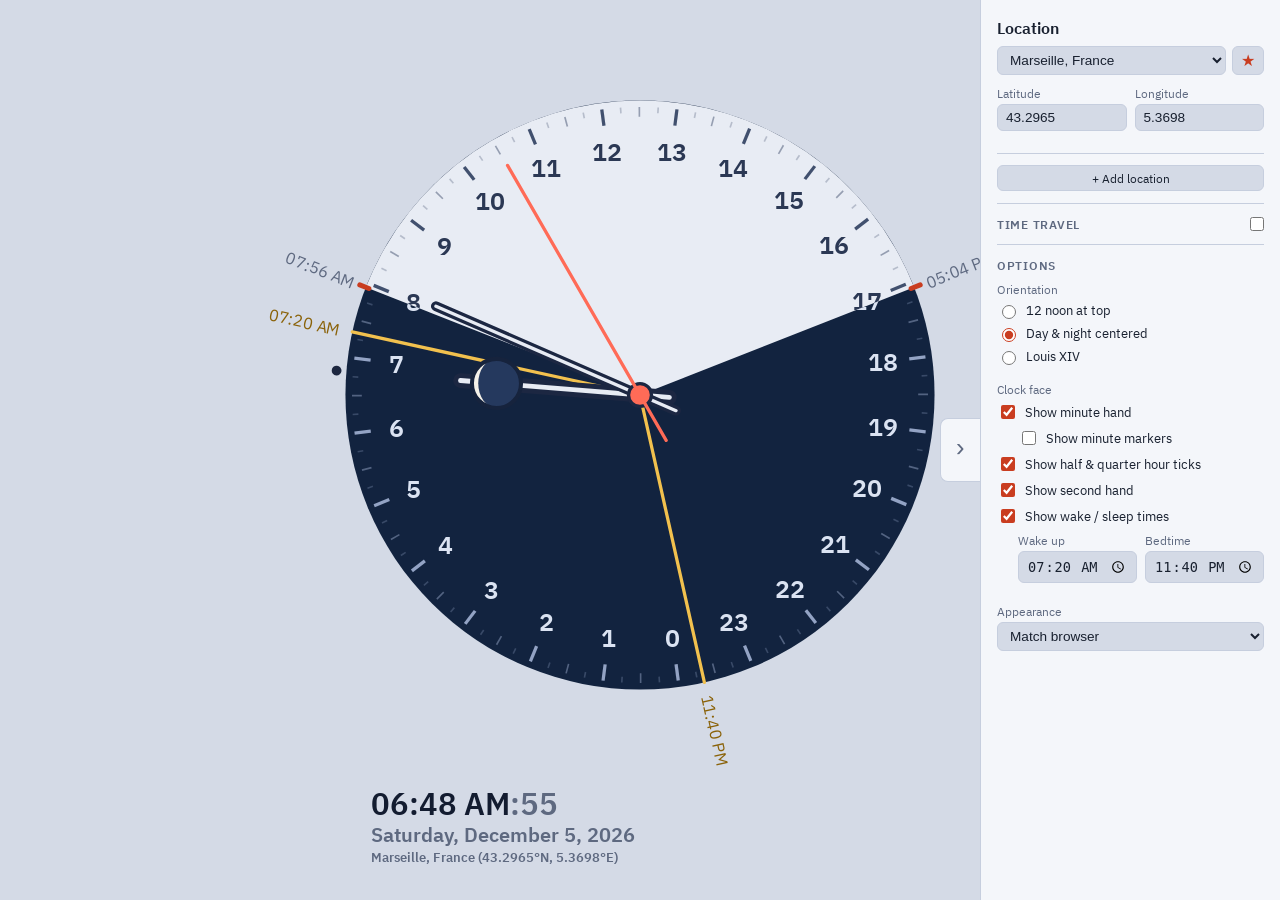
<file: clock-extension/index.html>
<!DOCTYPE html>
<html lang="en">
<head>
  <meta charset="UTF-8">
  <meta name="viewport" content="width=device-width, initial-scale=1.0">
  <title>24-Hour Clock</title>
  <!-- Ignored by the extension, which uses the manifest's icons and is never
       linked to; both matter when the same folder is served as a website. -->
  <meta name="description" content="An analog clock with a 24-hour hour hand, shaded for daylight and night at your location.">
  <link rel="icon" href="icons/icon128.png">
  <link rel="stylesheet" href="css/newtab.css">
  <!-- Before the first paint, so an overridden theme never flashes the other
       one on the way in. See js/theme.js. -->
  <script src="js/theme.js"></script>
</head>
<body>
  <main class="clock-area">
    <svg id="clock" viewBox="0 0 440 440" role="img" aria-label="24-hour analog clock with day and night shading">
      <defs>
        <!-- The sun is drawn only where the face is in daylight and the moon
             only where it is in night, so each one is cut off by the edge of
             the slice it is crossing. daynight.js keeps both regions current. -->
        <clipPath id="clip-day">
          <path id="clip-day-path" d=""></path>
        </clipPath>
        <clipPath id="clip-night">
          <path id="clip-night-path" clip-rule="evenodd" d=""></path>
        </clipPath>
        <!-- Lit face of the moon, shaped to the current phase by moonphase.js.
             The half disc is whichever limb the sun is on; the ellipse is the
             terminator, its width falling to nothing at the quarters. Painted
             white it adds to the half (gibbous), black it bites into it
             (crescent). Both are upright in the mask's own frame, so the horns
             point straight up and down whatever the hour. -->
        <mask id="moon-crescent" maskUnits="userSpaceOnUse" x="-20" y="-20" width="40" height="40">
          <path id="moon-lit-half" d="" fill="#fff"></path>
          <ellipse id="moon-terminator" cx="0" cy="0" rx="15" ry="15" fill="#000"></ellipse>
        </mask>
      </defs>
      <!-- Base face: night is the default; the daylight wedge is painted on top -->
      <circle id="face-base" cx="220" cy="220" r="180" fill="#12233f"></circle>
      <path id="day-wedge" d="" fill="#e8ecf4" visibility="hidden"></path>
      <g id="sun-markers"></g>
      <!-- Current time, marked just outside the rim. Rotated by clock.js with
           the hour hand it echoes. -->
      <g id="now-marker">
        <circle cx="220" cy="34" r="3" class="now-marker"></circle>
      </g>
      <g id="minute-ticks"></g>
      <g id="ticks"></g>
      <!-- Two copies of the numerals, each clipped to one region, so a numeral
           straddling the day/night edge is drawn dark on the daylight side and
           light on the night side rather than picking one colour for the whole
           glyph. daynight.js sets the group fills. -->
      <g id="numerals-day" clip-path="url(#clip-day)"></g>
      <g id="numerals-night" clip-path="url(#clip-night)"></g>
      <!-- Wake/sleep lines: over the day/night fill, under the hands -->
      <g id="wake-sleep-lines"></g>
      <!-- One plain hour hand per additional location, built by locations.js.
           Below the real hour hand, which keeps the sun and moon and stays the
           one the eye goes to first. -->
      <g id="extra-hands"></g>
      <g id="hand-hour">
        <line x1="220" y1="238" x2="220" y2="128" stroke="#1c2742" stroke-width="9" stroke-linecap="round"></line>
        <line x1="220" y1="238" x2="220" y2="128" stroke="#e8ecf4" stroke-width="3" stroke-linecap="round"></line>
      </g>
      <!-- Sun and moon ride the hour hand, above the face and the hour hand it
           caps, but below the minute and second hands, which sweep over them.
           The clip lives on the outer group so its path stays in face
           coordinates while the inner group carries the position. -->
      <g id="hand-icons">
        <g clip-path="url(#clip-day)">
          <g id="sun-icon">
            <circle r="15" fill="#ebc363" stroke="#16233d" stroke-width="2.5"></circle>
          </g>
        </g>
        <g clip-path="url(#clip-night)">
          <g id="moon-icon">
            <!-- The dark side is painted a touch lighter than the night fill
                 rather than left transparent, so the whole disc reads against
                 the face and hides the hour hand behind it. The outline goes on
                 last so the crescent cannot cover it. -->
            <circle r="15" fill="#25395e"></circle>
            <circle r="15" fill="#f4f1e9" mask="url(#moon-crescent)"></circle>
            <circle r="15" fill="none" stroke="#16233d" stroke-width="2.5"></circle>
          </g>
        </g>
      </g>
      <g id="hand-minute">
        <line x1="220" y1="244" x2="220" y2="84" stroke="#1c2742" stroke-width="6" stroke-linecap="round"></line>
        <line x1="220" y1="244" x2="220" y2="84" stroke="#e8ecf4" stroke-width="2" stroke-linecap="round"></line>
      </g>
      <!-- The main location's name, written along the hour hand once there is
           a second location to tell it from. Above the hour and minute hands,
           so neither can cover it. -->
      <g id="hand-labels"></g>
      <circle id="hub" cx="220" cy="220" r="7" fill="#ff6b57" stroke="#1c2742" stroke-width="2"></circle>
      <!-- The second hand sweeps over everything, names and hub included: it is
           the one thing on the dial that is always moving, and it has to stay
           findable. Last of all the hands, so its line runs unbroken from tail
           to tip across the hub's ring rather than being cut by it. -->
      <g id="hand-second">
        <line x1="220" y1="252" x2="220" y2="58" stroke="#ff6b57" stroke-width="2" stroke-linecap="round"></line>
      </g>
      <!-- Shown only while the simulator is running: a ring right around the
           dial, outside even the rim's time labels, the way a recording light
           frames what it is warning about. It is drawn on the face rather than
           around the window so it scales with the clock and stays with it. -->
      <circle id="sim-ring" class="sim-ring" cx="220" cy="220" r="222"></circle>
    </svg>
    <div class="readout">
      <!-- Shown only while the simulator is driving the face, so a clock
           parked at some other moment can never be mistaken for a live one.
           The line under it says how far from now that moment is. -->
      <div id="sim-badge" class="sim-badge">
        <span class="sim-badge-pill">Out of time</span>
        <div id="sim-delta" class="sim-delta"></div>
      </div>
      <div id="digital" class="digital" aria-hidden="true"><span id="digital-main"></span><span id="digital-seconds" class="digital-seconds"></span></div>
      <div id="date-readout" class="date-readout"></div>
      <div id="location-readout" class="location-readout"></div>
    </div>
  </main>

  <!-- The sidebar's handle: one arrow, pointing the way the panel will go. -->
  <button id="sidebar-toggle" class="sidebar-toggle" type="button"
          aria-expanded="false" aria-controls="sidebar" title="Settings">
    <span class="chevron" aria-hidden="true">&#x2039;</span>
    <span class="visually-hidden">Toggle settings</span>
  </button>

  <aside id="sidebar" class="sidebar" aria-label="Settings">
    <h1>Location</h1>

    <div class="field">
      <div class="place-row">
        <select id="place-select" aria-label="Place"></select>
        <button id="fav-toggle" class="fav-toggle" type="button" aria-pressed="false" title="Add to favorites" disabled>&#9734;</button>
      </div>
    </div>

    <div class="coord-row">
      <div class="field">
        <label for="lat-input">Latitude</label>
        <input type="number" id="lat-input" min="-90" max="90" step="any" placeholder="48.8566" inputmode="decimal">
      </div>
      <div class="field">
        <label for="lon-input">Longitude</label>
        <input type="number" id="lon-input" min="-180" max="180" step="any" placeholder="2.3522" inputmode="decimal">
      </div>
    </div>
    <p id="input-error" class="error" role="alert" hidden></p>

    <!-- The times themselves are marked on the rim, so the panel does not
         repeat them. This says the one thing the rim cannot: that there is no
         sunrise or sunset today to mark. -->
    <p id="polar-note" class="polar-note" hidden></p>

    <!-- Everywhere else worth watching. Each one puts a plain hour hand on the
         face beside the main location's, turning with the same real clock; the
         time beside it is that location's own reading of the moment on show. -->
    <div class="loc-list">
      <div id="loc-rows" class="loc-rows"></div>
      <button type="button" id="loc-add" class="loc-add">+ Add location</button>
      <!-- How those hands are painted. Two buttons showing the thing itself
           rather than naming it: three dots in the first three colours of the
           palette, or three of the one navy the grayscale hands all share.
           locations.js fills the dots, so the palette stays in one place.
           Neither control is worth offering until there is a hand to paint or
           hide, so the row appears with the first one. -->
      <div class="loc-style" id="loc-style-field" hidden>
        <!-- Takes the hands off the face and leaves the list alone, for when
             the dial is wanted plain but the places are worth keeping. -->
        <button type="button" id="loc-hide" class="loc-hide" aria-pressed="false">
          Hide hands
        </button>
        <div class="loc-style-picker" role="group" aria-label="Additional hands">
          <button type="button" id="loc-style-colour" class="loc-style-btn"
                  aria-pressed="true" title="Colour">
            <span class="loc-dots" aria-hidden="true"></span>
            <span class="visually-hidden">Colour</span>
          </button>
          <button type="button" id="loc-style-mono" class="loc-style-btn"
                  aria-pressed="false" title="Grayscale">
            <span class="loc-dots" aria-hidden="true"></span>
            <span class="visually-hidden">Grayscale</span>
          </button>
        </div>
      </div>
      <p id="loc-error" class="error" role="alert" hidden></p>
    </div>

    <!-- The clock, at some moment other than this one. Its own block rather
         than part of Options below: those settings say how the clock is drawn,
         this one says which moment it is drawing — the orientation and
         everything else under Options apply just the same while it is on. The
         controls are folded away until it is switched on: they are a panel's
         worth on their own, and mean nothing while the clock is running live. -->
    <div class="simulator">
      <!-- Title and switch on one line: the block names itself and is turned on
           in the same place, and the controls below are the only thing that
           comes and goes. -->
      <label class="checkbox-label sim-switch">
        <span class="sim-title">Time Travel</span>
        <input type="checkbox" id="sim-active">
      </label>
      <div id="sim-controls" class="sim-controls" hidden>
        <!-- Two knobs, turned the way a plug-in's are: press anywhere on one
             and drag up or down. A knob has no ends to stop at, which is the
             whole point of using one here — time and dates do not either. One
             turn of the left knob is a day and one turn of the right is a year,
             and turning past a whole one carries into the next day or the next
             year rather than stopping. They come first because they are how the
             moment is moved; the calendar and the field below say exactly where
             it has been moved to.

             Each is read from its own top: noon on the time knob, as on the
             dial itself, and the June solstice on the day knob, whose quarters
             are then the equinoxes and the far solstice. The ring of marks
             around each — an hour to a mark on the one, a twelfth of the year
             on the other — is struck by simulator.js; the shapes here are only
             what it turns. -->
        <div class="sim-knobs">
          <div class="sim-knob">
            <div class="knob-caption">Time</div>
            <div id="sim-knob-time" class="knob" role="slider" tabindex="0"
                 aria-label="Time of day at the main location"
                 aria-valuemin="0" aria-valuemax="1439" aria-valuenow="720"
                 title="Drag up or down to move through the day (hold Shift for fine)">
              <svg class="knob-dial" viewBox="0 0 64 64" aria-hidden="true">
                <g class="knob-ticks"></g>
                <circle class="knob-face" cx="32" cy="32" r="20"></circle>
                <g class="knob-hand">
                  <line x1="32" y1="15" x2="32" y2="25"></line>
                </g>
              </svg>
            </div>
          </div>
          <div class="sim-knob">
            <div id="sim-knob-day" class="knob" role="slider" tabindex="0"
                 aria-label="Day, at the same time of day"
                 aria-valuemin="1" aria-valuemax="366" aria-valuenow="1"
                 title="Drag up or down to move through the year (hold Shift for fine)">
              <svg class="knob-dial" viewBox="0 0 64 64" aria-hidden="true">
                <g class="knob-ticks"></g>
                <circle class="knob-face" cx="32" cy="32" r="20"></circle>
                <g class="knob-hand">
                  <line x1="32" y1="15" x2="32" y2="25"></line>
                </g>
              </svg>
            </div>
            <div class="knob-caption">Day</div>
          </div>
        </div>
        <!-- A month at a time rather than a text field with a flyout: moving
             around the calendar is most of what the simulator is for, so the
             calendar is the control. The input behind it holds the value. -->
        <div class="field sim-field sim-date-field">
          <div class="field-title" id="sim-date-label">Date</div>
          <input type="date" id="sim-date" hidden>
          <div class="sim-cal">
            <div class="sim-cal-head">
              <button type="button" id="sim-cal-prev" class="sim-cal-nav"
                      aria-label="Previous month">&lsaquo;</button>
              <div id="sim-cal-title" class="sim-cal-title" aria-live="polite"></div>
              <button type="button" id="sim-cal-next" class="sim-cal-nav"
                      aria-label="Next month">&rsaquo;</button>
            </div>
            <div id="sim-cal-week" class="sim-cal-week" aria-hidden="true"></div>
            <div id="sim-cal-grid" class="sim-cal-grid" role="group"
                 aria-labelledby="sim-date-label"></div>
          </div>
        </div>
        <div class="field sim-field sim-time-row">
          <label for="sim-time">Time</label>
          <input type="time" id="sim-time">
          <button type="button" id="sim-now" class="sim-now">Now</button>
        </div>
      </div>
    </div>

    <div class="options">
      <h2>Options</h2>
      <fieldset class="option-group">
        <legend>Orientation</legend>
        <label class="checkbox-label">
          <input type="radio" name="orientation" id="orient-noon" value="noon" checked>
          12 noon at top
        </label>
        <label class="checkbox-label">
          <input type="radio" name="orientation" id="orient-centered" value="centered">
          Day &amp; night centered
        </label>
        <label class="checkbox-label">
          <input type="radio" name="orientation" id="orient-louis" value="louis">
          Louis&nbsp;XIV
        </label>
      </fieldset>
      <fieldset class="option-group">
        <legend>Clock face</legend>
        <label class="checkbox-label">
          <input type="checkbox" id="show-minute" checked>
          Show minute hand
        </label>
        <!-- Markers only mean anything with a minute hand to read against. -->
        <label class="checkbox-label checkbox-sub" id="minute-marks-row">
          <input type="checkbox" id="show-minute-marks">
          Show minute markers
        </label>
        <!-- The whole-hour ticks always stay; this is just the subdivisions. -->
        <label class="checkbox-label">
          <input type="checkbox" id="show-subhour-ticks" checked>
          Show half &amp; quarter hour ticks
        </label>
        <label class="checkbox-label">
          <input type="checkbox" id="show-second" checked>
          Show second hand
        </label>
        <label class="checkbox-label">
          <input type="checkbox" id="show-wake-sleep">
          Show wake / sleep times
        </label>
        <!-- Also shown for Louis XIV, which needs the window to orient the dial. -->
        <div id="wake-times" class="wake-times" hidden>
          <div class="field">
            <label for="wake-input">Wake up</label>
            <input type="time" id="wake-input" value="07:00">
          </div>
          <div class="field">
            <label for="bed-input">Bedtime</label>
            <input type="time" id="bed-input" value="23:00">
          </div>
        </div>
      </fieldset>
      <!-- A plain div, not a fieldset: with no legend there is no group name to
           give, and both controls below already carry their own label. -->
      <div class="option-group">
        <div class="field">
          <label for="theme-select">Appearance</label>
          <select id="theme-select">
            <option value="system">Match browser</option>
            <option value="light">Light</option>
            <option value="dark">Dark</option>
          </select>
        </div>
        <label class="checkbox-label">
          <input type="checkbox" id="override-newtab">
          Show the clock in every new tab
        </label>
      </div>
    </div>
  </aside>

  <script src="js/suncalc.js"></script>
  <script src="js/cities.js"></script>
  <script src="js/tz-lookup.js"></script>
  <script src="js/places.js"></script>
  <script src="js/store.js"></script>
  <script src="js/clock.js"></script>
  <script src="js/moonphase.js"></script>
  <script src="js/daynight.js"></script>
  <script src="js/sidebar.js"></script>
  <script src="js/locations.js"></script>
  <script src="js/simulator.js"></script>
</body>
</html>
</file>
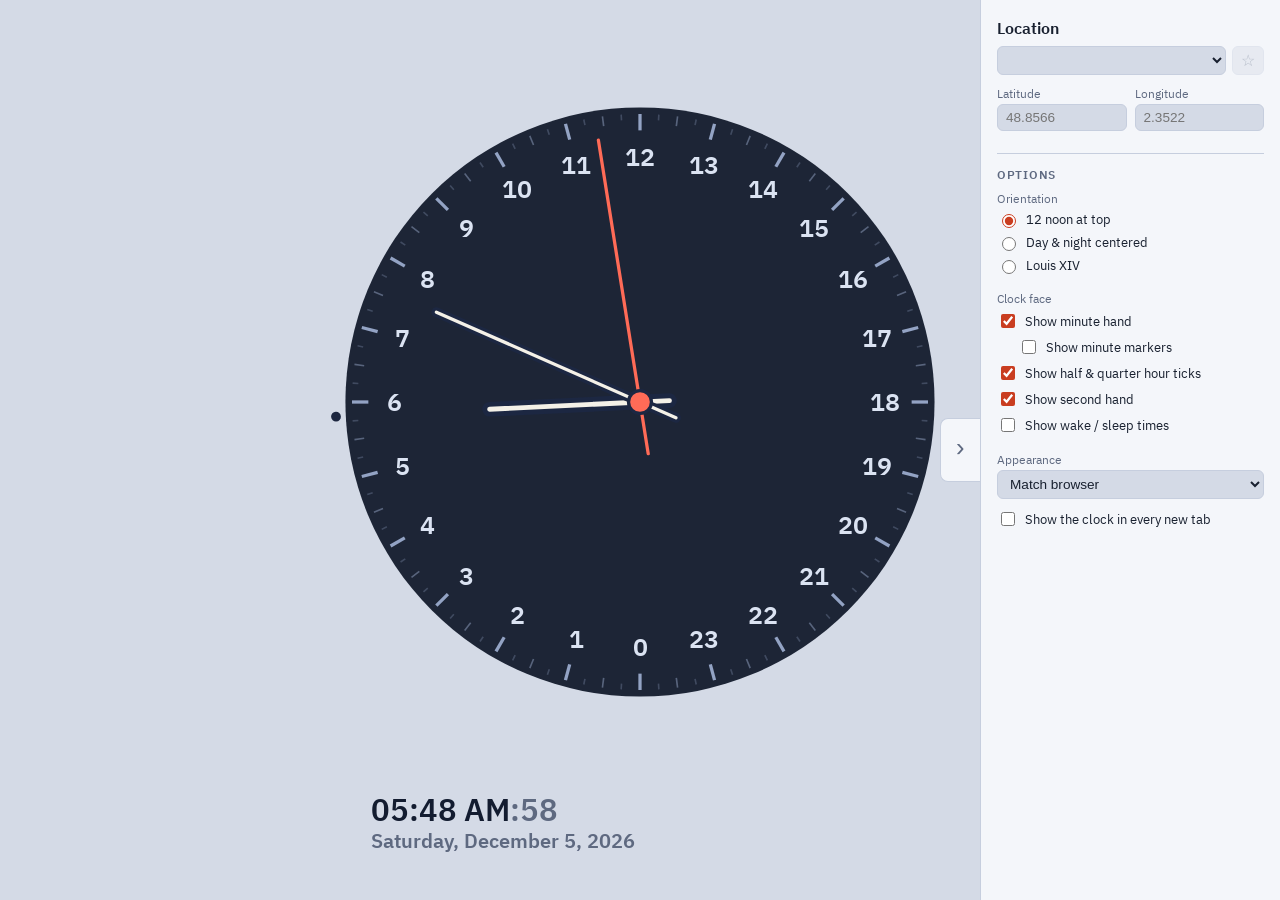
<file: clock-extension/newtab.html>
<!DOCTYPE html>
<html lang="en">
<head>
  <meta charset="UTF-8">
  <meta name="viewport" content="width=device-width, initial-scale=1.0">
  <title>24-Hour Clock</title>
  <link rel="stylesheet" href="css/newtab.css">
  <!-- Before the first paint, so an overridden theme never flashes the other
       one on the way in. See js/theme.js. -->
  <script src="js/theme.js"></script>
</head>
<body>
  <main class="clock-area">
    <svg id="clock" viewBox="0 0 440 440" role="img" aria-label="24-hour analog clock with day and night shading">
      <defs>
        <!-- The sun is drawn only where the face is in daylight and the moon
             only where it is in night, so each one is cut off by the edge of
             the slice it is crossing. daynight.js keeps both regions current. -->
        <clipPath id="clip-day">
          <path id="clip-day-path" d=""></path>
        </clipPath>
        <clipPath id="clip-night">
          <path id="clip-night-path" clip-rule="evenodd" d=""></path>
        </clipPath>
        <!-- Lit face of the moon, shaped to the current phase by moonphase.js.
             The half disc is whichever limb the sun is on; the ellipse is the
             terminator, its width falling to nothing at the quarters. Painted
             white it adds to the half (gibbous), black it bites into it
             (crescent). Both are upright in the mask's own frame, so the horns
             point straight up and down whatever the hour. -->
        <mask id="moon-crescent" maskUnits="userSpaceOnUse" x="-20" y="-20" width="40" height="40">
          <path id="moon-lit-half" d="" fill="#fff"></path>
          <ellipse id="moon-terminator" cx="0" cy="0" rx="15" ry="15" fill="#000"></ellipse>
        </mask>
      </defs>
      <!-- Base face: night is the default; the daylight wedge is painted on top -->
      <circle id="face-base" cx="220" cy="220" r="180" fill="#12233f"></circle>
      <path id="day-wedge" d="" fill="#f4f1e8" visibility="hidden"></path>
      <g id="sun-markers"></g>
      <!-- Current time, marked just outside the rim. Rotated by clock.js with
           the hour hand it echoes. -->
      <g id="now-marker">
        <circle cx="220" cy="34" r="3" class="now-marker"></circle>
      </g>
      <g id="minute-ticks"></g>
      <g id="ticks"></g>
      <!-- Two copies of the numerals, each clipped to one region, so a numeral
           straddling the day/night edge is drawn dark on the daylight side and
           light on the night side rather than picking one colour for the whole
           glyph. daynight.js sets the group fills. -->
      <g id="numerals-day" clip-path="url(#clip-day)"></g>
      <g id="numerals-night" clip-path="url(#clip-night)"></g>
      <!-- Wake/sleep lines: over the day/night fill, under the hands -->
      <g id="wake-sleep-lines"></g>
      <g id="hand-hour">
        <line x1="220" y1="238" x2="220" y2="128" stroke="#1c2742" stroke-width="9" stroke-linecap="round"></line>
        <line x1="220" y1="238" x2="220" y2="128" stroke="#f4f1e8" stroke-width="3" stroke-linecap="round"></line>
      </g>
      <!-- Sun and moon ride the hour hand, above the face and the hour hand it
           caps, but below the minute and second hands, which sweep over them.
           The clip lives on the outer group so its path stays in face
           coordinates while the inner group carries the position. -->
      <g id="hand-icons">
        <g clip-path="url(#clip-day)">
          <g id="sun-icon">
            <circle r="15" fill="#ebc363" stroke="#16233d" stroke-width="2.5"></circle>
          </g>
        </g>
        <g clip-path="url(#clip-night)">
          <g id="moon-icon">
            <!-- The dark side is painted a touch lighter than the night fill
                 rather than left transparent, so the whole disc reads against
                 the face and hides the hour hand behind it. The outline goes on
                 last so the crescent cannot cover it. -->
            <circle r="15" fill="#25395e"></circle>
            <circle r="15" fill="#f4f1e9" mask="url(#moon-crescent)"></circle>
            <circle r="15" fill="none" stroke="#16233d" stroke-width="2.5"></circle>
          </g>
        </g>
      </g>
      <g id="hand-minute">
        <line x1="220" y1="244" x2="220" y2="84" stroke="#1c2742" stroke-width="6" stroke-linecap="round"></line>
        <line x1="220" y1="244" x2="220" y2="84" stroke="#f4f1e8" stroke-width="2" stroke-linecap="round"></line>
      </g>
      <g id="hand-second">
        <line x1="220" y1="252" x2="220" y2="58" stroke="#ff6b57" stroke-width="2" stroke-linecap="round"></line>
      </g>
      <circle id="hub" cx="220" cy="220" r="7" fill="#ff6b57" stroke="#1c2742" stroke-width="2"></circle>
    </svg>
    <div class="readout">
      <div id="digital" class="digital" aria-hidden="true"><span id="digital-main"></span><span id="digital-seconds" class="digital-seconds"></span></div>
      <div id="date-readout" class="date-readout"></div>
      <div id="location-readout" class="location-readout"></div>
    </div>
  </main>

  <button id="sidebar-toggle" class="sidebar-toggle" aria-expanded="false" aria-controls="sidebar" title="Location settings">
    <span class="chevron" aria-hidden="true">&#x2039;</span>
    <span class="visually-hidden">Toggle location settings</span>
  </button>

  <aside id="sidebar" class="sidebar" aria-label="Location settings">
    <h1>Location</h1>

    <div class="field">
      <div class="place-row">
        <select id="place-select" aria-label="Place"></select>
        <button id="fav-toggle" class="fav-toggle" type="button" aria-pressed="false" title="Add to favorites" disabled>&#9734;</button>
      </div>
    </div>

    <div class="coord-row">
      <div class="field">
        <label for="lat-input">Latitude</label>
        <input type="number" id="lat-input" min="-90" max="90" step="any" placeholder="48.8566" inputmode="decimal">
      </div>
      <div class="field">
        <label for="lon-input">Longitude</label>
        <input type="number" id="lon-input" min="-180" max="180" step="any" placeholder="2.3522" inputmode="decimal">
      </div>
    </div>
    <p id="input-error" class="error" role="alert" hidden></p>

    <div id="sun-times" class="sun-times" hidden>
      <p class="sun-times-line">
        <span><span class="sun-label">Sunrise</span> <span id="sunrise-time">–</span></span>
        <span><span id="sunset-time">–</span> <span class="sun-label">Sunset</span></span>
      </p>
      <p id="polar-note" class="polar-note" hidden></p>
    </div>

    <div class="options">
      <h2>Options</h2>
      <fieldset class="option-group">
        <legend>Orientation</legend>
        <label class="checkbox-label">
          <input type="radio" name="orientation" id="orient-noon" value="noon" checked>
          12 noon at top
        </label>
        <label class="checkbox-label">
          <input type="radio" name="orientation" id="orient-centered" value="centered">
          Day &amp; night centered
        </label>
        <label class="checkbox-label">
          <input type="radio" name="orientation" id="orient-louis" value="louis">
          Louis&nbsp;XIV
        </label>
      </fieldset>
      <fieldset class="option-group">
        <legend>Clock face</legend>
        <label class="checkbox-label">
          <input type="checkbox" id="show-minute" checked>
          Show minute hand
        </label>
        <!-- Markers only mean anything with a minute hand to read against. -->
        <label class="checkbox-label checkbox-sub" id="minute-marks-row">
          <input type="checkbox" id="show-minute-marks">
          Show minute markers
        </label>
        <!-- The whole-hour ticks always stay; this is just the subdivisions. -->
        <label class="checkbox-label">
          <input type="checkbox" id="show-subhour-ticks" checked>
          Show half &amp; quarter hour ticks
        </label>
        <label class="checkbox-label">
          <input type="checkbox" id="show-second" checked>
          Show second hand
        </label>
        <label class="checkbox-label">
          <input type="checkbox" id="show-wake-sleep">
          Show wake / sleep times
        </label>
        <!-- Also shown for Louis XIV, which needs the window to orient the dial. -->
        <div id="wake-times" class="wake-times" hidden>
          <div class="field">
            <label for="wake-input">Wake up</label>
            <input type="time" id="wake-input" value="07:00">
          </div>
          <div class="field">
            <label for="bed-input">Bedtime</label>
            <input type="time" id="bed-input" value="23:00">
          </div>
        </div>
      </fieldset>
      <!-- A plain div, not a fieldset: with no legend there is no group name to
           give, and both controls below already carry their own label. -->
      <div class="option-group">
        <div class="field">
          <label for="theme-select">Appearance</label>
          <select id="theme-select">
            <option value="system">Match browser</option>
            <option value="light">Light</option>
            <option value="dark">Dark</option>
          </select>
        </div>
        <label class="checkbox-label">
          <input type="checkbox" id="override-newtab">
          Show the clock in every new tab
        </label>
      </div>
    </div>
  </aside>

  <script src="js/suncalc.js"></script>
  <script src="js/cities.js"></script>
  <script src="js/tz-lookup.js"></script>
  <script src="js/clock.js"></script>
  <script src="js/moonphase.js"></script>
  <script src="js/daynight.js"></script>
  <script src="js/sidebar.js"></script>
</body>
</html>
</file>
<file: clock-extension/css/newtab.css>
/* IBM Plex Sans, bundled locally: the MV3 CSP for extension pages blocks
   remote font hosts, so the woff2 files ship inside the package. Latin1 only —
   the place list and UI strings stay within U+00FF. SIL OFL 1.1, see
   fonts/LICENSE.txt. */
@font-face {
  font-family: 'IBM Plex Sans';
  font-style: normal;
  font-weight: 400;
  font-display: block;
  src: url('../fonts/IBMPlexSans-Regular-Latin1.woff2') format('woff2');
  unicode-range: U+0000, U+000D, U+0020-007E, U+00A0-00FF, U+0131, U+0152-0153,
    U+02C6, U+02DA, U+02DC, U+2013-2014, U+2018-201A, U+201C-201E, U+2020-2022,
    U+2026, U+2030, U+2039-203A, U+2044, U+20AC, U+2122, U+2212, U+FB01-FB02;
}

@font-face {
  font-family: 'IBM Plex Sans';
  font-style: normal;
  font-weight: 600;
  font-display: block;
  src: url('../fonts/IBMPlexSans-SemiBold-Latin1.woff2') format('woff2');
  unicode-range: U+0000, U+000D, U+0020-007E, U+00A0-00FF, U+0131, U+0152-0153,
    U+02C6, U+02DA, U+02DC, U+2013-2014, U+2018-201A, U+201C-201E, U+2020-2022,
    U+2026, U+2030, U+2039-203A, U+2044, U+20AC, U+2122, U+2212, U+FB01-FB02;
}

/* Light and dark follow the browser unless the Appearance option overrides
   them. `color-scheme: light dark` is what makes the page track Chrome's own
   setting — and it also hands the native controls (the time pickers, the place
   dropdown) the matching chrome, which they never got while the page was
   dark-only. Every theme-dependent token below is a light-dark() pair keyed
   off it, so the override at the bottom of this block only has to pin
   color-scheme to one value and nothing else needs to know the theme.

   The clock face is deliberately outside all of this: its pale daylight and
   navy night are the reading the clock exists to give, not styling, so they
   stay put in either theme. What follows the theme is everything around the
   face — page background, readout, sidebar, and the marks that sit outside
   the rim on the background rather than on the face. */
:root {
  color-scheme: light dark;

  /* Light has to stay clear of the face's daylight (#e8ecf4) so the rim reads
     as an edge where the day wedge meets the page. The two used to differ in
     hue — warm cream on cool grey — and could sit close in lightness; now that
     both are cool, the separation has to be lightness alone, so the page drops
     several steps further down. */
  --bg: light-dark(#d4dae6, #0b0f17);
  --panel-bg: light-dark(#f4f6fa, #141b29);
  --panel-border: light-dark(#c6cede, #2a3550);
  --text: light-dark(#18202f, #dbe3f2);
  --text-dim: light-dark(#5e6980, #8d99b5);
  /* Deepened for light, where the face's #ff6b57 has too little contrast
     against a pale panel to carry a focus ring or a small glyph. */
  --accent: light-dark(#c93d20, #ff6b57);
  --error: light-dark(#b3261e, #ff8a7a);
  /* Readout block, sampled from the clock face design */
  --readout-bright: light-dark(#131c30, #f4f1e9);
  --readout-muted: light-dark(#5e6980, #8f99b3);
  /* Marks that sit outside the rim, on the page rather than on the face, so
     they take the page's theme instead of the face's fixed colors. */
  --now-marker: light-dark(#1d2740, #ffffff);
  --wake-label: light-dark(#8a6209, #f2c14e);
  --font-sans: 'IBM Plex Sans', -apple-system, BlinkMacSystemFont, 'Segoe UI',
    Roboto, Helvetica, Arial, sans-serif;
  --sidebar-width: 300px;
  --toggle-width: 40px;
}

:root[data-theme='light'] {
  color-scheme: light;
}

:root[data-theme='dark'] {
  color-scheme: dark;
}

* {
  box-sizing: border-box;
}

html,
body {
  height: 100%;
  margin: 0;
}

body {
  background: var(--bg);
  color: var(--text);
  font-family: var(--font-sans);
  overflow: hidden;
}

/* ---- Clock -------------------------------------------------------- */

.clock-area {
  /* The readout block below the clock adds roughly 15% of the clock's height
     (its top margin plus three tightly led lines), so the column runs about
     1.15x this value — keep it under ~86vh or the location line clips. */
  --clock-size: min(80vh, 88vw);
  position: absolute;
  inset: 0;
  display: flex;
  flex-direction: column;
  align-items: center;
  justify-content: center;
}

/* The simulator's ring is drawn a little outside the viewBox, which is cut to
   the rim and its labels; nothing else on the face reaches the edge of it. */
#clock {
  width: var(--clock-size);
  height: var(--clock-size);
  overflow: visible;
}

.numeral {
  font-size: 15px;
  font-weight: 600;
}

.sun-marker {
  stroke: var(--accent);
  stroke-width: 3;
  stroke-linecap: round;
}

/* A small dot just outside the rim, marking the current time. It sits on the
   page background rather than the face, so it needs no outline or day/night
   flip — only the page's own light/dark tone. */
.now-marker {
  fill: var(--now-marker);
  stroke: none;
}

.sun-marker-label {
  fill: var(--text-dim);
  font-size: 10px;
  font-variant-numeric: tabular-nums;
}

/* The line is drawn on the face, which does not change with the theme, so it
   keeps the one gold that reads on both the daylight and the navy. Its label sits
   outside the rim on the page, so that one does follow the theme. */
.wake-sleep-line {
  stroke: #f2c14e;
  stroke-width: 2;
  stroke-linecap: round;
}

.wake-sleep-label {
  fill: var(--wake-label);
  font-size: 10px;
  font-variant-numeric: tabular-nums;
}

/* Time / date / location share one left-justified edge and a tight leading,
   as in "clock face design.svg". Sizes are proportional to the clock so the
   block keeps the design's ratios at any window size: the design has the time
   at 4.28% of the face width, with the date and location at 0.64x and 0.43x
   of the time. */
.readout {
  --time-size: clamp(20px, calc(var(--clock-size) * 0.0428), 54px);
  position: relative;
  display: flex;
  flex-direction: column;
  text-align: left;
  font-weight: 600;
  line-height: 1;
  margin-top: calc(var(--clock-size) * 0.045);
  /* Matching the clock's width makes the block share its centre line, so the
     padding places the shared left edge exactly where the design has it:
     12.6% in from the left of the face. */
  width: var(--clock-size);
  padding-left: calc(var(--clock-size) * 0.126);
}

.digital {
  font-size: var(--time-size);
  font-variant-numeric: tabular-nums;
  color: var(--readout-bright);
  margin-bottom: calc(var(--time-size) * 0.2);
}

/* Seconds recede so the hour and minute read first */
.digital-seconds {
  color: var(--readout-muted);
}

.date-readout {
  font-size: calc(var(--time-size) * 0.643);
  color: var(--readout-muted);
  margin-bottom: calc(var(--time-size) * 0.215);
}

.location-readout {
  font-size: calc(var(--time-size) * 0.429);
  font-variant-numeric: tabular-nums;
  color: var(--readout-muted);
}

body.hide-minute-hand #hand-minute,
body.hide-second-hand #hand-second {
  display: none;
}

/* Sub-hour marks on the hour ring. They take the same day/night stroke as the
   hours (daynight.js sets it), so fading them by opacity blends each one
   toward the fill it happens to sit on rather than toward one fixed colour. */
.tick-half {
  stroke-opacity: 0.5;
}

.tick-quarter {
  stroke-opacity: 0.3;
}

body.hide-subhour-ticks .tick-half,
body.hide-subhour-ticks .tick-quarter {
  display: none;
}

/* Faint 60-tick minute ring, off unless the option is enabled. A midtone
   at low opacity stays subtle on both the day and night slices. */
#minute-ticks {
  display: none;
}

body.show-minute-marks #minute-ticks {
  display: block;
}

.minute-tick {
  stroke: #8a96b0;
  stroke-opacity: 0.5;
}

.minute-label {
  fill: #8a96b0;
  fill-opacity: 0.45;
  font-size: 9px;
  font-weight: 500;
}

.minute-label-quarter {
  fill-opacity: 0.6;
  font-size: 10px;
}

/* ---- Sidebar ------------------------------------------------------- */

.sidebar {
  position: fixed;
  top: 0;
  right: 0;
  bottom: 0;
  width: var(--sidebar-width);
  padding: 18px 16px;
  background: var(--panel-bg);
  border-left: 1px solid var(--panel-border);
  transform: translateX(0);
  transition: transform 0.25s ease;
  overflow-y: auto;
}

body.sidebar-collapsed .sidebar {
  transform: translateX(100%);
  visibility: hidden;
  transition: transform 0.25s ease, visibility 0s 0.25s;
}

body.no-transition .sidebar,
body.no-transition .sidebar-toggle,
body.no-transition .chevron {
  transition: none !important;
}

.sidebar h1 {
  margin: 0 0 8px;
  font-size: 1rem;
  font-weight: 600;
}

.sidebar h2 {
  margin: 0 0 6px;
  font-size: 0.78rem;
  font-weight: 600;
  text-transform: uppercase;
  letter-spacing: 0.06em;
  color: var(--text-dim);
}

.field {
  margin-bottom: 10px;
}

.field label {
  display: block;
  margin-bottom: 3px;
  font-size: 0.78rem;
  color: var(--text-dim);
}

.field input,
.field select {
  width: 100%;
  padding: 5px 8px;
  font-size: 0.85rem;
  color: var(--text);
  background: var(--bg);
  border: 1px solid var(--panel-border);
  border-radius: 6px;
}

.field input:focus-visible,
.field select:focus-visible {
  outline: 2px solid var(--accent);
  outline-offset: 1px;
}

.place-row {
  display: flex;
  gap: 6px;
}

.coord-row {
  display: flex;
  gap: 8px;
}

.coord-row .field {
  flex: 1;
  min-width: 0;
}

.place-row select {
  flex: 1;
  min-width: 0;
}

.fav-toggle {
  flex: none;
  width: 32px;
  font-size: 1rem;
  line-height: 1;
  color: var(--text-dim);
  background: var(--bg);
  border: 1px solid var(--panel-border);
  border-radius: 6px;
  cursor: pointer;
}

.fav-toggle.is-fav {
  color: var(--accent);
}

.fav-toggle:hover:not(:disabled) {
  color: var(--text);
}

.fav-toggle.is-fav:hover:not(:disabled) {
  color: var(--accent);
}

.fav-toggle:disabled {
  opacity: 0.4;
  cursor: default;
}

.fav-toggle:focus-visible {
  outline: 2px solid var(--accent);
  outline-offset: 1px;
}

.error {
  margin: 0 0 10px;
  font-size: 0.78rem;
  color: var(--error);
}

.polar-note {
  margin: 0 0 10px;
  color: var(--accent);
  font-size: 0.8rem;
}

.polar-note[hidden] {
  display: none;
}

/* ---- Additional locations -------------------------------------------- */

/* Everywhere on the dial that is not the main location. One line each, in the
   order their hands are stacked: the colour that hand is drawn in, the place,
   the two buttons that move or drop it, and that place's own reading of the
   moment on show. */
.loc-list {
  margin-top: 12px;
  padding-top: 3px;
  border-top: 1px solid var(--panel-border);
}

.loc-row {
  padding: 6px 0;
  border-top: 1px solid var(--panel-border);
}

/* The list's own rule is already above it. */
.loc-row:first-child {
  border-top: none;
}

.loc-row:last-child {
  border-bottom: 1px solid var(--panel-border);
}

.loc-row-head {
  display: flex;
  align-items: center;
  gap: 5px;
}

.loc-place {
  flex: 1;
  min-width: 0;
  padding: 4px 6px;
  font-size: 0.82rem;
  color: var(--text);
  background: var(--bg);
  border: 1px solid var(--panel-border);
  border-radius: 6px;
}

.loc-place:focus-visible {
  outline: 2px solid var(--accent);
  outline-offset: 1px;
}

/* The swatch is the whole legend: it is the same colour as that location's
   hand on the face. */
.loc-swatch {
  flex: none;
  width: 12px;
  height: 12px;
  border-radius: 50%;
  border: 1px solid var(--panel-border);
}

.loc-btn {
  flex: none;
  width: 23px;
  height: 24px;
  font-size: 0.85rem;
  line-height: 1;
  color: var(--text-dim);
  background: var(--bg);
  border: 1px solid var(--panel-border);
  border-radius: 6px;
  cursor: pointer;
}

.loc-btn:hover:not(:disabled) {
  color: var(--text);
}

/* Held to the width of the digits it will always be, so the row does not
   shuffle as the minutes turn over. */
.loc-time {
  flex: none;
  font-size: 0.75rem;
  font-variant-numeric: tabular-nums;
  color: var(--text-dim);
}

.loc-coords {
  margin: 6px 0 2px 17px;
}

.loc-coords .field {
  margin-bottom: 0;
}

/* The row's inputs are wrapped by their labels rather than tied to them by
   id, so that a dozen rows need no unique ids; that puts the label's own
   bottom margin above the input instead of between the two. */
.loc-coords label input {
  display: block;
  margin-top: 4px;
}

.loc-coords[hidden] {
  display: none;
}

/* Same box as the two buttons in the row below, so the three read as one set
   of controls stacked rather than three sizes of button. */
.loc-add {
  width: 100%;
  margin-top: 8px;
  padding: 4px 8px;
  font-family: inherit;
  font-size: 0.78rem;
  color: var(--text);
  background: var(--bg);
  border: 1px solid var(--panel-border);
  border-radius: 6px;
  cursor: pointer;
}

.loc-add:disabled {
  opacity: 0.4;
  cursor: default;
}

/* Reads as a footer to the list above it rather than another row: what to do
   with the hands it has just described, on one line. The colour choice carries
   no label — three dots in the palette and three in the one navy say between
   them everything a name for it would. */
.loc-style {
  display: flex;
  align-items: stretch;
  gap: 8px;
  margin: 8px 0 0;
}

.loc-style[hidden] {
  display: none;
}

/* Same height and chrome as the buttons it sits beside, so the row reads as one
   set of controls; it takes the width they leave. */
.loc-hide {
  flex: 1;
  min-width: 0;
  padding: 4px 8px;
  font-family: inherit;
  font-size: 0.78rem;
  color: var(--text);
  background: var(--bg);
  border: 1px solid var(--panel-border);
  border-radius: 6px;
  cursor: pointer;
}

.loc-hide:not(.is-on):hover {
  background: var(--panel-bg);
}

/* Pressed means the hands are off the face — the state, not the action. */
.loc-hide.is-on {
  border-color: var(--accent);
  background: color-mix(in srgb, var(--accent) 12%, var(--bg));
}

.loc-hide:focus-visible {
  outline: 2px solid var(--accent);
  outline-offset: 1px;
}

/* The two modes side by side and sharing an edge: one thing with two states,
   not two things. */
.loc-style-picker {
  flex: none;
  display: flex;
}

.loc-style-btn {
  display: flex;
  align-items: center;
  gap: 3px;
  padding: 4px 7px;
  background: var(--bg);
  border: 1px solid var(--panel-border);
  cursor: pointer;
}

.loc-style-btn:first-child {
  border-radius: 6px 0 0 6px;
}

.loc-style-btn:last-child {
  margin-left: -1px;
  border-radius: 0 6px 6px 0;
}

/* The chosen one comes forward, and takes the shared edge with it so neither
   button's ring is cut in half. The dots are left at full strength on both:
   dimming the one not chosen turns its navy and white into two greys, which is
   the one thing the grayscale button has to say. */
.loc-style-btn.is-on {
  position: relative;
  border-color: var(--accent);
  background: color-mix(in srgb, var(--accent) 12%, var(--bg));
}

.loc-style-btn:not(.is-on):hover {
  background: var(--panel-bg);
}

.loc-style-btn:focus-visible {
  outline: 2px solid var(--accent);
  outline-offset: 1px;
}

.loc-dots {
  display: flex;
  gap: 3px;
}

/* The same disc as a row's swatch, a size down: filled with the hand's colour
   and ringed with the colour that hand is outlined in. */
.loc-dot {
  width: 9px;
  height: 9px;
  border-radius: 50%;
  border: 1px solid transparent;
}

.loc-add:focus-visible,
.loc-btn:focus-visible {
  outline: 2px solid var(--accent);
  outline-offset: 1px;
}

.options {
  margin-top: 12px;
  padding-top: 12px;
  border-top: 1px solid var(--panel-border);
}

.options h2 {
  margin: 0 0 8px;
  font-size: 0.78rem;
  font-weight: 600;
  text-transform: uppercase;
  letter-spacing: 0.06em;
  color: var(--text-dim);
}

.option-group {
  margin: 0 0 10px;
  padding: 0;
  border: none;
}

.option-group legend {
  padding: 0;
  margin-bottom: 5px;
  font-size: 0.78rem;
  color: var(--text-dim);
}

.wake-times {
  display: flex;
  gap: 8px;
  margin: 2px 0 10px 21px;
}

.wake-times .field {
  flex: 1;
  min-width: 0;
  margin-bottom: 0;
}

.wake-times[hidden] {
  display: none;
}

.checkbox-label {
  display: flex;
  align-items: center;
  gap: 7px;
  margin-bottom: 6px;
  font-size: 0.82rem;
  cursor: pointer;
}

/* display: flex above would otherwise beat the UA rule for [hidden]. */
.checkbox-label[hidden] {
  display: none;
}

.checkbox-sub {
  margin-left: 21px;
}

.checkbox-sub[hidden] {
  display: none;
}

.checkbox-label input {
  accent-color: var(--accent);
  width: 14px;
  height: 14px;
}

.checkbox-label input:focus-visible {
  outline: 2px solid var(--accent);
  outline-offset: 1px;
}

/* ---- Simulator ------------------------------------------------------- */

/* The face is showing some other moment, so say so plainly rather than
   leaving a clock that is simply wrong about the time, and say how far off it
   is underneath.

   Positioned out of the flow, mirroring the readout's own left inset on the
   right. The clock column is centered and nearly as tall as the window, so a
   badge that took part in the layout would push the face up and shrink it to
   fit the moment the simulator came on. */
.sim-badge {
  display: none;
  position: absolute;
  top: 0;
  right: calc(var(--clock-size) * 0.126);
  text-align: right;
}

body.simulating .sim-badge {
  display: block;
}

.sim-badge-pill {
  display: inline-block;
  padding: 3px 9px;
  font-size: calc(var(--time-size) * 0.3);
  font-weight: 600;
  letter-spacing: 0.1em;
  text-transform: uppercase;
  color: var(--accent);
  border: 1px solid var(--accent);
  border-radius: 999px;
}

.sim-delta {
  margin-top: calc(var(--time-size) * 0.18);
  font-size: calc(var(--time-size) * 0.32);
  font-weight: 600;
  color: var(--readout-muted);
}

/* A thin ring around the whole clock, the way a recording indicator works:
   read at a glance, in the way of nothing. It sits outside the rim's sunrise
   and sunset labels — which reach about 216 of the face's 220 — so it frames
   everything the face has to say rather than cutting across it, and it is the
   full accent colour, the same as the badge below it and the sun marks on the
   rim: everything the simulator puts on the page is the one colour. */
.sim-ring {
  display: none;
  fill: none;
  stroke: var(--accent);
  stroke-width: 2;
}

body.simulating .sim-ring {
  display: block;
}

/* Frozen time, so a second hand would sit still and read as a stopped clock;
   the digital seconds are the same ':00' every time for the same reason. */
body.simulating #hand-second {
  display: none;
}

body.simulating .digital-seconds {
  visibility: hidden;
}

/* Each location's name, on a pill lying along its own hand. The pill is filled
   with that hand's colour — the only thing tying the two together — and takes
   no outline of its own: locations.js lays a slightly larger copy of the whole
   shape, hand and pill together, underneath in the outline colour, so the
   outline is traced around the pair rather than drawn across the hand where
   they meet. The writing is set in small caps letters so a short name still
   fills its pill; its colour is put on the element by locations.js, since a
   palette running from yellow to indigo has no one ink that reads on all of
   it. */
.hand-pill {
  stroke: none;
}

.hand-label {
  font-size: 5.4px;
  font-weight: 400;
  letter-spacing: 0.08em;
}

/* ---- Simulator block -------------------------------------------------- */

/* Between the locations and the options, ruled off from both: it is the one
   block that changes what the clock is showing rather than how. */
.simulator {
  margin-top: 12px;
  padding-top: 12px;
  border-top: 1px solid var(--panel-border);
}

/* The switch is the block's heading as well as its control, so the two sit on
   one line with the switch pushed to the right — and it takes none of the
   other checkboxes' bottom margin, since what follows is either nothing or a
   block of its own. */
.sim-switch {
  justify-content: space-between;
  margin-bottom: 0;
}

/* Hard against the panel's right edge: the box's own default margin would
   leave it standing a few pixels short of everything else in the column. */
.sim-switch input {
  margin: 0;
}

/* Named the way every other section of the panel is named. */
.sim-title {
  font-size: 0.78rem;
  font-weight: 600;
  text-transform: uppercase;
  letter-spacing: 0.06em;
  color: var(--text-dim);
}

/* Folded away until the switch is on: this is a panel's worth of controls, and
   they say nothing at all about a clock that is running live. */
.sim-controls {
  margin-top: 10px;
}

.sim-controls[hidden] {
  display: none;
}

/* Date and time each take a line of their own: the calendar wants the width,
   and the time reads as a caption under it. */
.sim-field {
  margin-bottom: 8px;
}

.field-title {
  margin-bottom: 3px;
  font-size: 0.78rem;
  color: var(--text-dim);
}

/* A month at a time, in the panel rather than behind a flyout. Every month is
   drawn as six rows whether it needs them or not, so paging through the year
   does not shuffle everything below it up and down. */
.sim-cal {
  padding: 5px;
  background: var(--bg);
  border: 1px solid var(--panel-border);
  border-radius: 6px;
}

.sim-cal-head {
  display: flex;
  align-items: center;
  gap: 4px;
  margin-bottom: 4px;
}

.sim-cal-title {
  flex: 1;
  text-align: center;
  font-size: 0.78rem;
  font-weight: 600;
}

.sim-cal-nav {
  width: 22px;
  height: 22px;
  padding: 0;
  font-family: inherit;
  font-size: 1rem;
  line-height: 1;
  color: var(--text-dim);
  background: none;
  border: none;
  border-radius: 4px;
  cursor: pointer;
}

.sim-cal-nav:hover {
  color: var(--text);
  background: var(--panel-bg);
}

.sim-cal-week,
.sim-cal-grid {
  display: grid;
  grid-template-columns: repeat(7, 1fr);
  gap: 1px;
}

.sim-cal-week {
  margin-bottom: 2px;
  font-size: 0.62rem;
  text-align: center;
  color: var(--text-dim);
}

.sim-cal-day {
  padding: 3px 0;
  font-family: inherit;
  font-size: 0.72rem;
  color: var(--text);
  background: none;
  border: 1px solid transparent;
  border-radius: 4px;
  cursor: pointer;
}

.sim-cal-day:hover {
  background: var(--panel-bg);
}

/* The days either side of the month are shown rather than left blank, so the
   week a scenario straddles reads as one week. */
.sim-cal-day.is-other {
  color: var(--text-dim);
  opacity: 0.55;
}

.sim-cal-day.is-today {
  border-color: var(--text-dim);
}

.sim-cal-day.is-on {
  color: #fff;
  background: var(--accent);
  border-color: var(--accent);
}

.sim-cal-day:focus-visible,
.sim-cal-nav:focus-visible {
  outline: 2px solid var(--accent);
  outline-offset: 1px;
}

/* Time and its Now button on one line, the two knobs on the next: the fields
   say the moment exactly and the knobs are how it is moved. */
.sim-time-row {
  display: flex;
  align-items: center;
  gap: 7px;
}

.sim-time-row label {
  flex: none;
  margin-bottom: 0;
}

.sim-time-row input {
  flex: 1;
  min-width: 0;
}

/* The two knobs together in the middle of the row, each with its name beside
   it rather than under it — the panel has more width to spare than height, and
   the pair reads as one control rather than two corners of the panel. */
.sim-knobs {
  display: flex;
  align-items: center;
  justify-content: center;
  gap: 18px;
  margin-bottom: 12px;
}

.sim-knob {
  display: flex;
  align-items: center;
  gap: 8px;
}

/* Dragged rather than clicked, so it takes the cursor of the axis it is
   dragged along and the browser must not claim the gesture for scrolling
   first. */
.knob {
  width: 64px;
  height: 64px;
  border-radius: 50%;
  cursor: ns-resize;
  touch-action: none;
  -webkit-user-select: none;
  user-select: none;
}

.knob-dial {
  display: block;
  width: 100%;
  height: 100%;
  overflow: visible;
}

/* The scale the knob is read against: an hour a mark on one, a month a mark on
   the other. Every third or sixth of them is drawn longer — the quarter days
   and the quarter years — so the ring can be read at a glance rather than
   counted round. */
.knob-ticks line {
  stroke: color-mix(in srgb, var(--text-dim) 55%, transparent);
  stroke-width: 1.4;
  stroke-linecap: round;
}

.knob-ticks line.is-major {
  stroke: var(--text-dim);
  stroke-width: 1.8;
}

.knob-face {
  fill: var(--bg);
  stroke: var(--panel-border);
  stroke-width: 1;
}

.knob-hand line {
  stroke: var(--text);
  stroke-width: 2.5;
  stroke-linecap: round;
}

.knob:hover .knob-face {
  stroke: var(--accent);
}

.knob:focus-visible {
  outline: 2px solid var(--accent);
  outline-offset: 2px;
}

.knob-caption {
  font-size: 0.72rem;
  letter-spacing: 0.06em;
  text-transform: uppercase;
  color: var(--text-dim);
}

.sim-now:focus-visible {
  outline: 2px solid var(--accent);
  outline-offset: 1px;
}

.sim-now {
  flex: none;
  padding: 5px 9px;
  font-family: inherit;
  font-size: 0.8rem;
  color: var(--text);
  background: var(--bg);
  border: 1px solid var(--panel-border);
  border-radius: 6px;
  cursor: pointer;
}

/* ---- Sidebar handle -------------------------------------------------- */

/* One arrow, in the same place it has always been, pointing the way the panel
   will go: in toward the page when it is open, back out when it is shut. */
.sidebar-toggle {
  position: fixed;
  top: 50%;
  right: var(--sidebar-width);
  transform: translateY(-50%);
  width: var(--toggle-width);
  height: 64px;
  display: flex;
  align-items: center;
  justify-content: center;
  background: var(--panel-bg);
  border: 1px solid var(--panel-border);
  border-right: none;
  border-radius: 8px 0 0 8px;
  color: var(--text-dim);
  cursor: pointer;
  transition: right 0.25s ease;
  z-index: 10;
}

body.sidebar-collapsed .sidebar-toggle {
  right: 0;
}

.sidebar-toggle:hover {
  color: var(--text);
}

.sidebar-toggle:focus-visible {
  outline: 2px solid var(--accent);
  outline-offset: 2px;
}

.chevron {
  font-size: 1.6rem;
  line-height: 1;
  transition: transform 0.25s ease;
}

body:not(.sidebar-collapsed) .chevron {
  transform: rotate(180deg);
}

.visually-hidden {
  position: absolute;
  width: 1px;
  height: 1px;
  padding: 0;
  margin: -1px;
  overflow: hidden;
  clip: rect(0 0 0 0);
  white-space: nowrap;
  border: 0;
}

/* ---- Reduced motion --------------------------------------------------- */

@media (prefers-reduced-motion: reduce) {
  .sidebar,
  .sidebar-toggle,
  .chevron {
    transition: none;
  }
}
</file>
